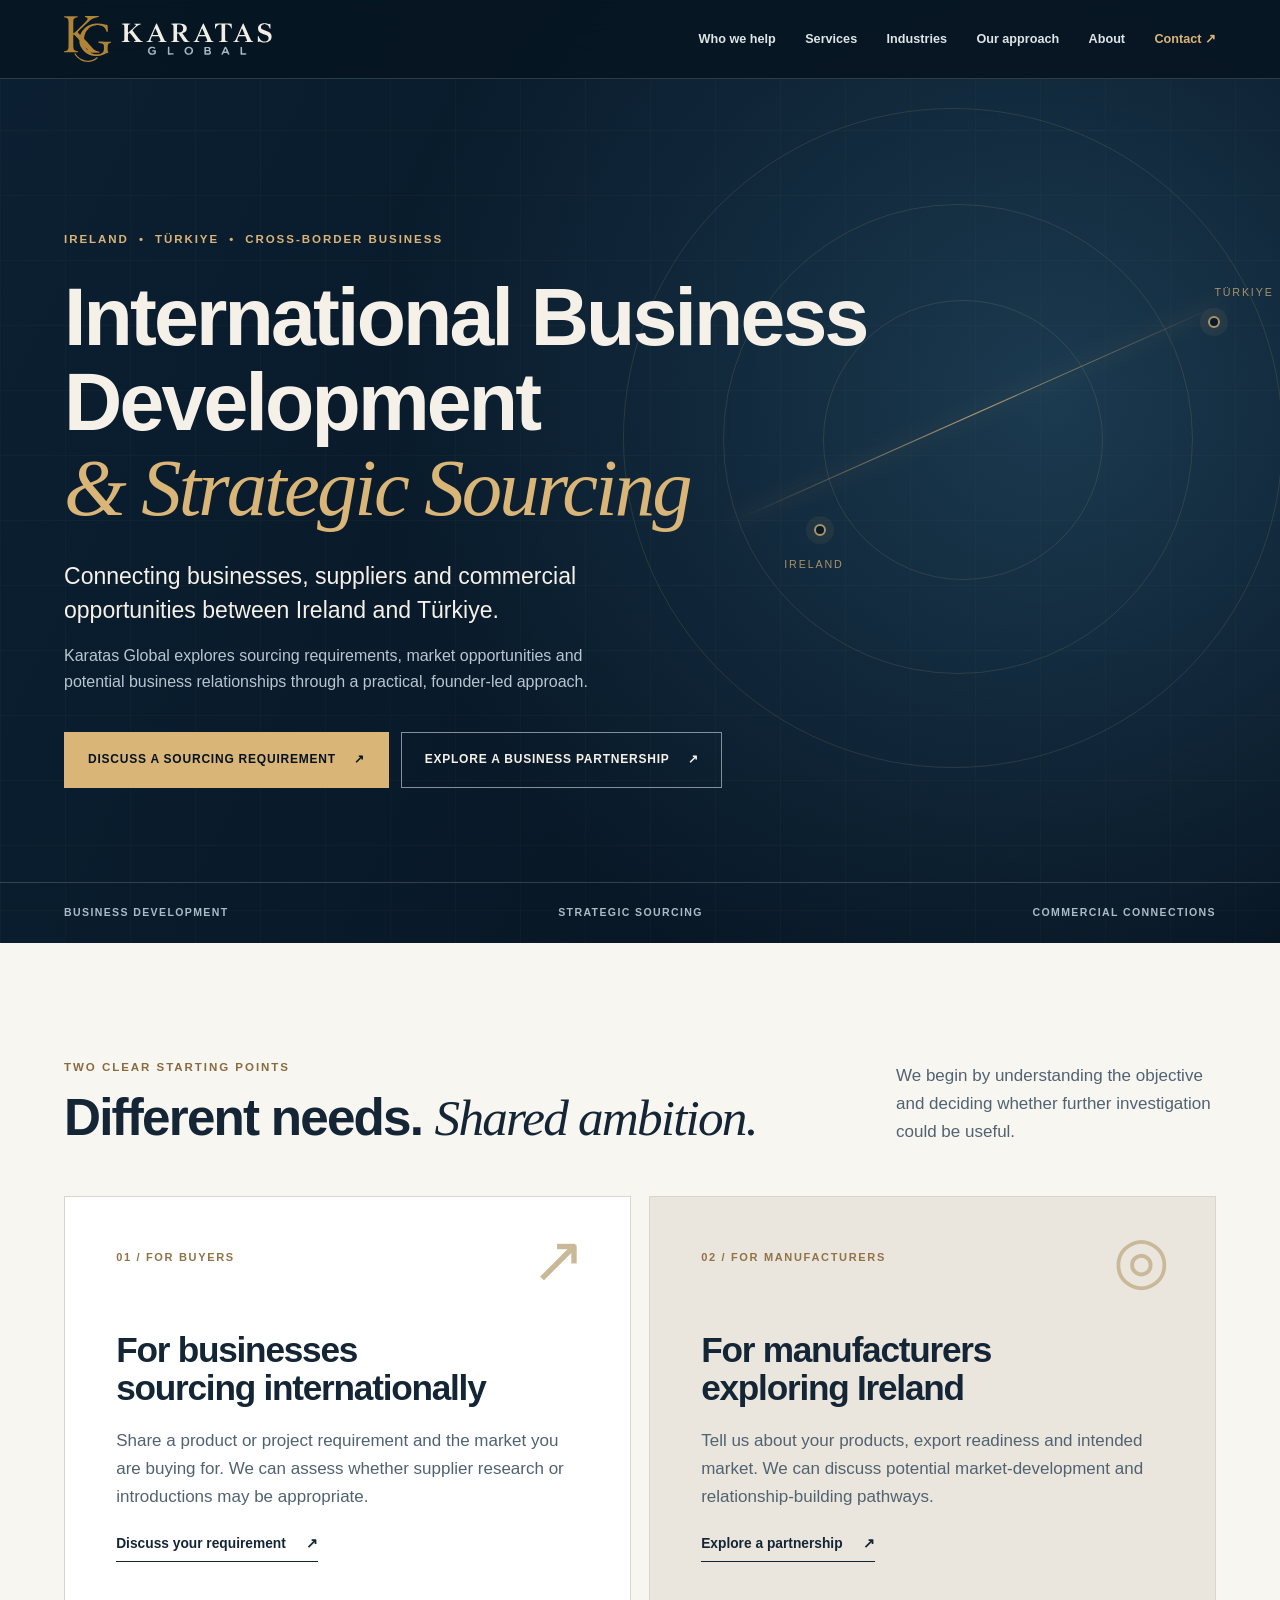
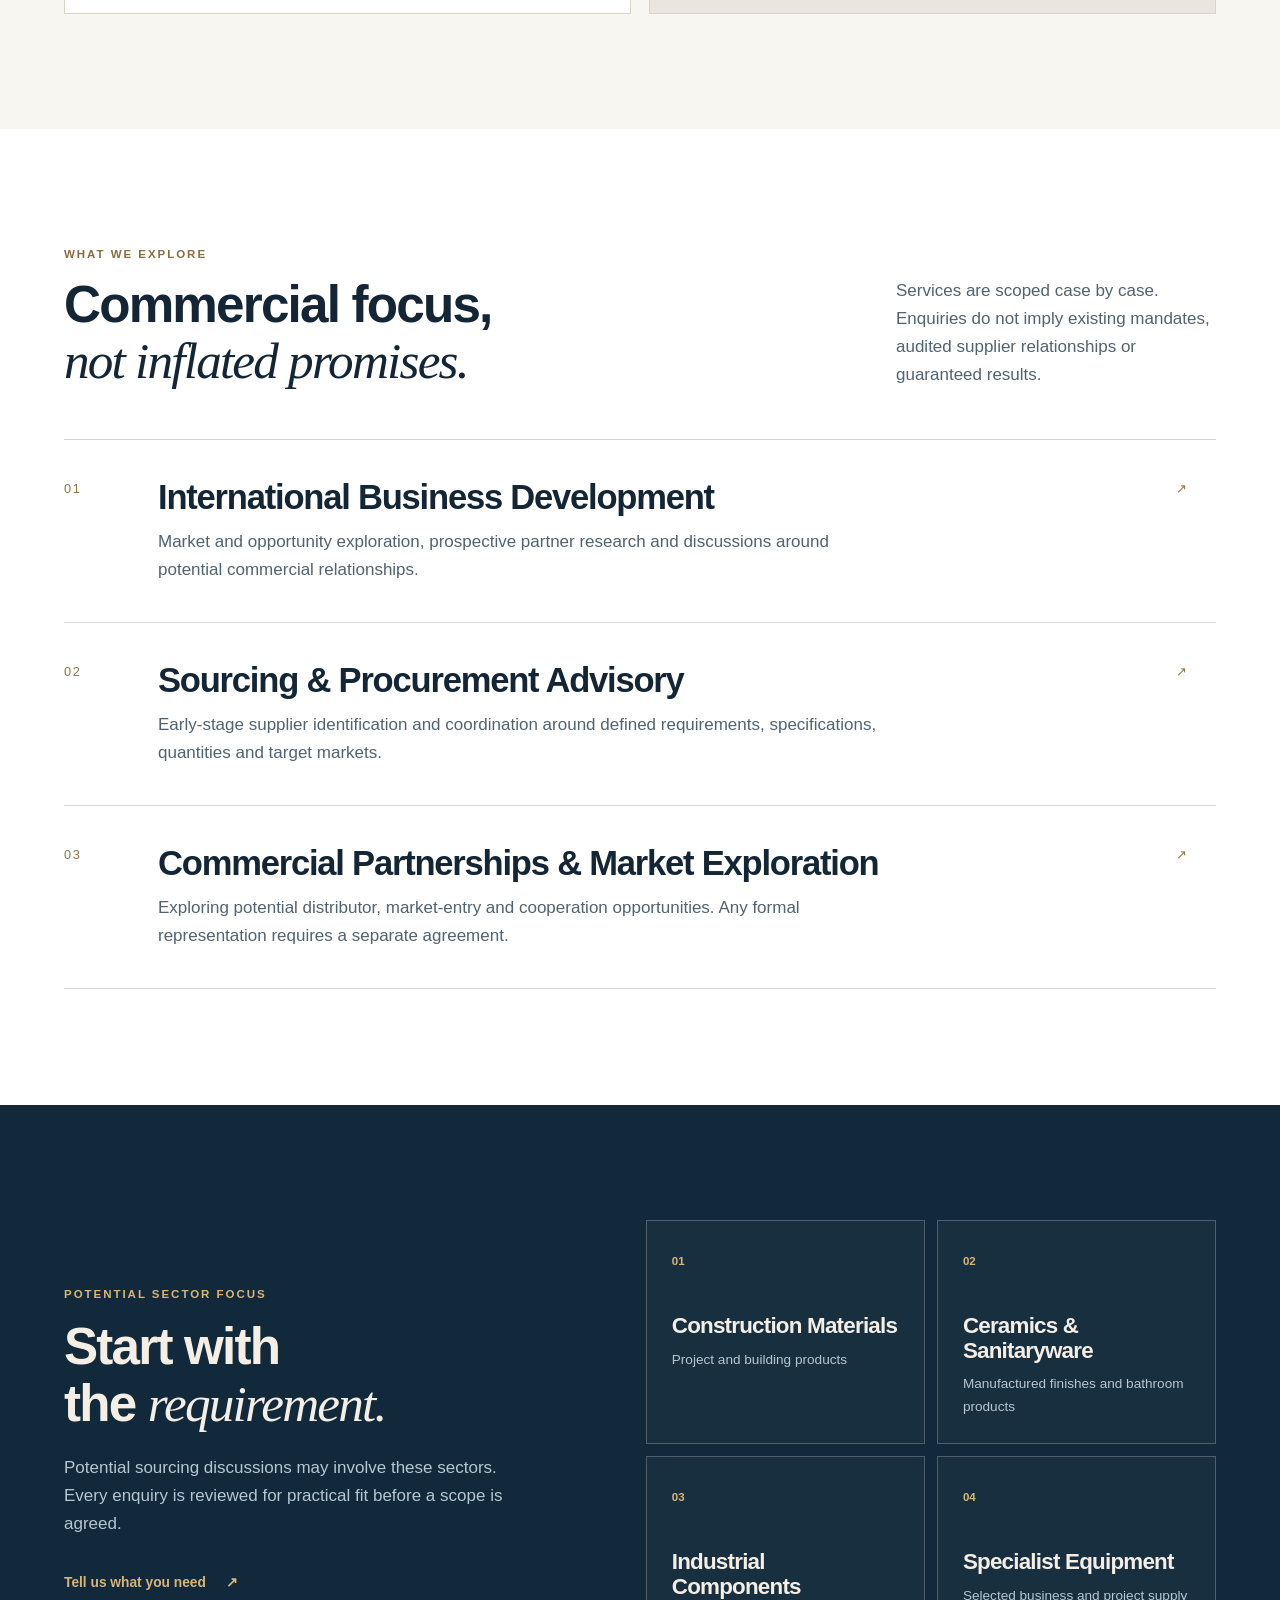
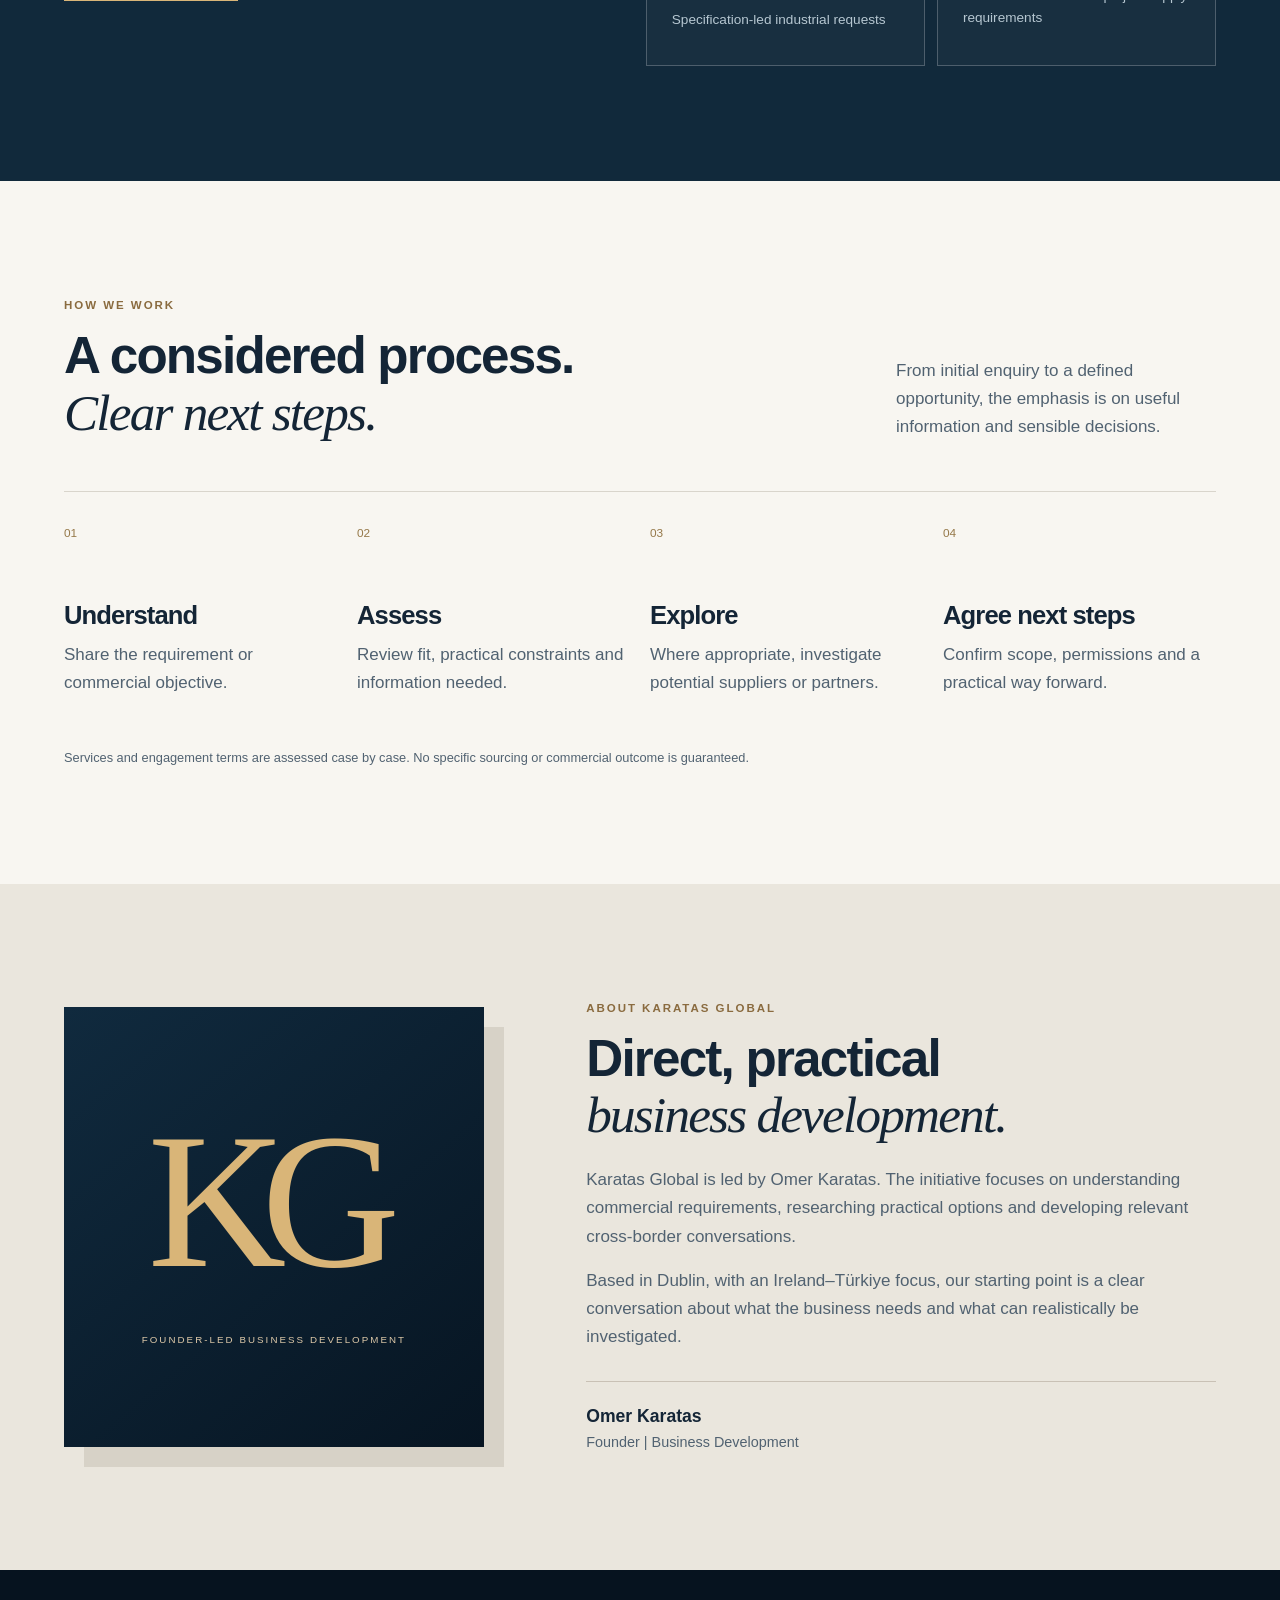
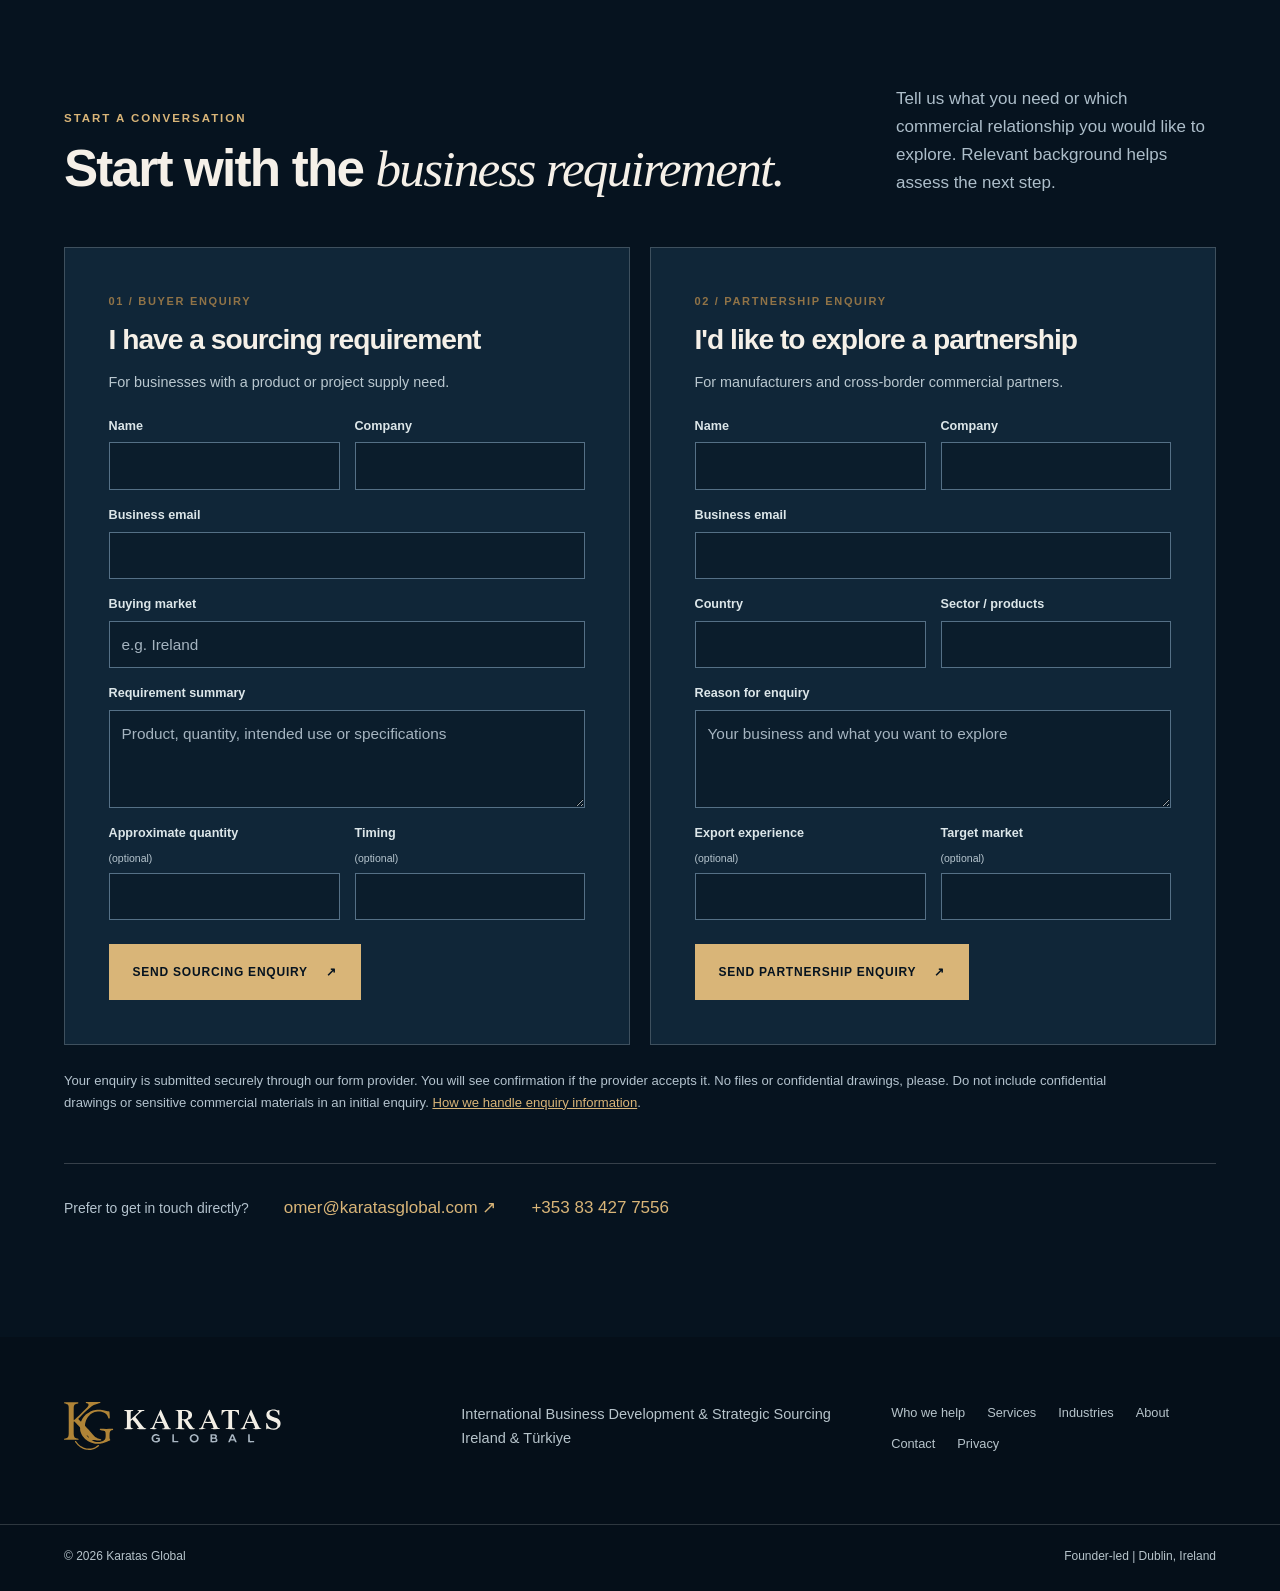
<file: index.html>
<!doctype html>
<html lang="en-IE">
<head>
  <meta charset="utf-8"><meta name="viewport" content="width=device-width,initial-scale=1">
  <title>Karatas Global | International Business Development &amp; Strategic Sourcing</title>
  <meta name="description" content="Founder-led international business development and strategic sourcing connecting Ireland and Türkiye. Discuss a sourcing requirement or commercial partnership.">
  <meta name="theme-color" content="#0a1826">
  <link rel="canonical" href="https://www.karatasglobal.com/">
  <meta property="og:type" content="website"><meta property="og:site_name" content="Karatas Global">
  <meta property="og:url" content="https://www.karatasglobal.com/">
  <meta property="og:title" content="Karatas Global | International Business Development &amp; Strategic Sourcing">
  <meta property="og:description" content="Connecting businesses, suppliers and commercial opportunities between Ireland and Türkiye.">
  <link rel="icon" href="assets/brand/favicon.ico" sizes="48x48">
  <link rel="icon" type="image/svg+xml" href="assets/brand/favicon.svg">
  <link rel="apple-touch-icon" href="assets/brand/apple-touch-icon.png">
  <link rel="stylesheet" href="assets/css/styles.css?v=kg-web-001-v1">
  <script src="assets/js/main.js?v=kg-web-001-v1" defer></script>
</head>
<body>
<a class="skip" href="#main">Skip to content</a>
<header class="site-header" id="top"><div class="container header-row">
  <a class="brand" href="#top" aria-label="Karatas Global — home"><img src="assets/brand/karatas-global-logo.svg" alt="Karatas Global" width="903" height="200"></a>
  <button class="nav-toggle" type="button" aria-expanded="false" aria-controls="site-nav"><span class="nav-label">Menu</span><span aria-hidden="true">☰</span></button>
  <nav class="site-nav" id="site-nav" aria-label="Main navigation"><a href="#what-we-do">Who we help</a><a href="#services">Services</a><a href="#industries">Industries</a><a href="#why">Our approach</a><a href="#about">About</a><a class="nav-cta" href="#contact">Contact <span aria-hidden="true">↗</span></a></nav>
</div></header>
<main id="main">
  <section class="hero" aria-labelledby="hero-title">
    <div class="hero-visual" aria-hidden="true"><div class="orb orb--one"></div><div class="orb orb--two"></div><div class="orb orb--three"></div><div class="connection"></div><div class="node node--a"></div><div class="node node--b"></div><span class="place place--a">IRELAND</span><span class="place place--b">TÜRKIYE</span></div>
    <div class="container hero-content">
      <p class="eyebrow eyebrow--light">IRELAND <span aria-hidden="true">•</span> TÜRKIYE <span aria-hidden="true">•</span> CROSS-BORDER BUSINESS</p>
      <h1 id="hero-title">International Business Development <em>&amp; Strategic Sourcing</em></h1>
      <p class="hero-lead">Connecting businesses, suppliers and commercial opportunities between Ireland and Türkiye.</p>
      <p class="hero-description">Karatas Global explores sourcing requirements, market opportunities and potential business relationships through a practical, founder-led approach.</p>
      <div class="hero-actions"><a class="btn btn--gold" href="#buyer-enquiry">Discuss a Sourcing Requirement <span aria-hidden="true">↗</span></a><a class="btn btn--outline" href="#partner-enquiry">Explore a Business Partnership <span aria-hidden="true">↗</span></a></div>
    </div>
    <div class="hero-strip"><div class="container"><span>BUSINESS DEVELOPMENT</span><span>STRATEGIC SOURCING</span><span>COMMERCIAL CONNECTIONS</span></div></div>
  </section>

  <section class="section audiences" id="what-we-do" aria-labelledby="audiences-title"><div class="container">
    <div class="section-title"><div><p class="eyebrow">TWO CLEAR STARTING POINTS</p><h2 id="audiences-title">Different needs. <em>Shared ambition.</em></h2></div><p>We begin by understanding the objective and deciding whether further investigation could be useful.</p></div>
    <div class="audience-grid">
      <article class="audience-card"><span class="card-kicker">01 / FOR BUYERS</span><span class="card-icon" aria-hidden="true">↗</span><h3>For businesses sourcing internationally</h3><p>Share a product or project requirement and the market you are buying for. We can assess whether supplier research or introductions may be appropriate.</p><a class="inline-cta" href="#buyer-enquiry">Discuss your requirement <span aria-hidden="true">↗</span></a></article>
      <article class="audience-card audience-card--sand"><span class="card-kicker">02 / FOR MANUFACTURERS</span><span class="card-icon" aria-hidden="true">◎</span><h3>For manufacturers exploring Ireland</h3><p>Tell us about your products, export readiness and intended market. We can discuss potential market-development and relationship-building pathways.</p><a class="inline-cta" href="#partner-enquiry">Explore a partnership <span aria-hidden="true">↗</span></a></article>
    </div>
  </div></section>

  <section class="section services" id="services" aria-labelledby="services-title"><div class="container">
    <div class="section-title"><div><p class="eyebrow">WHAT WE EXPLORE</p><h2 id="services-title">Commercial focus, <em>not inflated promises.</em></h2></div><p>Services are scoped case by case. Enquiries do not imply existing mandates, audited supplier relationships or guaranteed results.</p></div>
    <div class="service-list">
      <article class="service-row"><span>01</span><div><h3>International Business Development</h3><p>Market and opportunity exploration, prospective partner research and discussions around potential commercial relationships.</p></div><span aria-hidden="true">↗</span></article>
      <article class="service-row"><span>02</span><div><h3>Sourcing &amp; Procurement Advisory</h3><p>Early-stage supplier identification and coordination around defined requirements, specifications, quantities and target markets.</p></div><span aria-hidden="true">↗</span></article>
      <article class="service-row"><span>03</span><div><h3>Commercial Partnerships &amp; Market Exploration</h3><p>Exploring potential distributor, market-entry and cooperation opportunities. Any formal representation requires a separate agreement.</p></div><span aria-hidden="true">↗</span></article>
    </div>
  </div></section>

  <section class="section industries" id="industries" aria-labelledby="industries-title"><div class="container industry-grid">
    <div><p class="eyebrow eyebrow--light">POTENTIAL SECTOR FOCUS</p><h2 id="industries-title">Start with the <em>requirement.</em></h2><p>Potential sourcing discussions may involve these sectors. Every enquiry is reviewed for practical fit before a scope is agreed.</p><a class="inline-cta inline-cta--light" href="#buyer-enquiry">Tell us what you need <span aria-hidden="true">↗</span></a></div>
    <div class="sector-grid"><div><span>01</span><h3>Construction Materials</h3><p>Project and building products</p></div><div><span>02</span><h3>Ceramics &amp; Sanitaryware</h3><p>Manufactured finishes and bathroom products</p></div><div><span>03</span><h3>Industrial Components</h3><p>Specification-led industrial requests</p></div><div><span>04</span><h3>Specialist Equipment</h3><p>Selected business and project supply requirements</p></div></div>
  </div></section>

  <section class="section approach" id="why" aria-labelledby="approach-title"><div class="container">
    <div class="section-title"><div><p class="eyebrow">HOW WE WORK</p><h2 id="approach-title">A considered process. <em>Clear next steps.</em></h2></div><p>From initial enquiry to a defined opportunity, the emphasis is on useful information and sensible decisions.</p></div>
    <ol class="steps"><li><span>01</span><h3>Understand</h3><p>Share the requirement or commercial objective.</p></li><li><span>02</span><h3>Assess</h3><p>Review fit, practical constraints and information needed.</p></li><li><span>03</span><h3>Explore</h3><p>Where appropriate, investigate potential suppliers or partners.</p></li><li><span>04</span><h3>Agree next steps</h3><p>Confirm scope, permissions and a practical way forward.</p></li></ol>
    <p class="disclaimer">Services and engagement terms are assessed case by case. No specific sourcing or commercial outcome is guaranteed.</p>
  </div></section>

  <section class="section founder" id="about" aria-labelledby="about-title"><div class="container founder-grid">
    <div class="founder-graphic" aria-hidden="true"><span>KG</span><small>FOUNDER-LED BUSINESS DEVELOPMENT</small></div>
    <div><p class="eyebrow">ABOUT KARATAS GLOBAL</p><h2 id="about-title">Direct, practical <em>business development.</em></h2><p>Karatas Global is led by Omer Karatas. The initiative focuses on understanding commercial requirements, researching practical options and developing relevant cross-border conversations.</p><p>Based in Dublin, with an Ireland–Türkiye focus, our starting point is a clear conversation about what the business needs and what can realistically be investigated.</p><div class="signature"><strong>Omer Karatas</strong><span>Founder | Business Development</span></div></div>
  </div></section>

  <section class="section contact" id="contact" aria-labelledby="contact-title"><div class="container">
    <div class="section-title section-title--light"><div><p class="eyebrow eyebrow--light">START A CONVERSATION</p><h2 id="contact-title">Start with the <em>business requirement.</em></h2></div><p>Tell us what you need or which commercial relationship you would like to explore. Relevant background helps assess the next step.</p></div>
    <div class="form-grid">
      <form id="buyer-enquiry" class="enquiry-form" data-enquiry="buyer" action="https://submit-form.com/VPg3Xqson" method="post"><input type="hidden" name="_email.subject" value="New Karatas Global sourcing enquiry"><input type="hidden" name="_redirect" value="https://www.karatasglobal.com/enquiry-sent.html"><input type="hidden" name="_error" value="https://www.karatasglobal.com/enquiry-error.html"><input type="hidden" name="_append" value="false"><input type="hidden" name="enquiry_type" value="Buyer sourcing requirement"><div class="spam-trap" aria-hidden="true"><label>Leave this field empty<input type="text" name="_gotcha" tabindex="-1" autocomplete="off"></label></div><p class="card-kicker">01 / BUYER ENQUIRY</p><h3>I have a sourcing requirement</h3><p>For businesses with a product or project supply need.</p>
        <div class="field-grid"><label>Name<input name="name" autocomplete="name" required maxlength="120"></label><label>Company<input name="company" autocomplete="organization" required maxlength="160"></label></div>
        <label>Business email<input type="email" name="email" autocomplete="email" required maxlength="200"></label>
        <label>Buying market<input name="market" required maxlength="120" placeholder="e.g. Ireland"></label>
        <label>Requirement summary<textarea name="requirement" rows="3" required maxlength="2500" placeholder="Product, quantity, intended use or specifications"></textarea></label>
        <div class="field-grid"><label>Approximate quantity <small>(optional)</small><input name="quantity" maxlength="120"></label><label>Timing <small>(optional)</small><input name="timing" maxlength="120"></label></div>
        <button class="btn btn--gold" type="submit" data-idle-label="Send Sourcing Enquiry">Send Sourcing Enquiry <span aria-hidden="true">↗</span></button><p class="form-feedback" role="status" aria-live="polite" tabindex="-1" hidden></p><div class="form-recovery" hidden><p>Your enquiry has not been confirmed as received. Please retry, or contact us directly.</p><button type="button" class="recovery-email">Open email app instead</button></div>
      </form>
      <form id="partner-enquiry" class="enquiry-form" data-enquiry="supplier" action="https://submit-form.com/VPg3Xqson" method="post"><input type="hidden" name="_email.subject" value="New Karatas Global partnership enquiry"><input type="hidden" name="_redirect" value="https://www.karatasglobal.com/enquiry-sent.html"><input type="hidden" name="_error" value="https://www.karatasglobal.com/enquiry-error.html"><input type="hidden" name="_append" value="false"><input type="hidden" name="enquiry_type" value="Manufacturer / commercial partnership"><div class="spam-trap" aria-hidden="true"><label>Leave this field empty<input type="text" name="_gotcha" tabindex="-1" autocomplete="off"></label></div><p class="card-kicker">02 / PARTNERSHIP ENQUIRY</p><h3>I'd like to explore a partnership</h3><p>For manufacturers and cross-border commercial partners.</p>
        <div class="field-grid"><label>Name<input name="name" autocomplete="name" required maxlength="120"></label><label>Company<input name="company" autocomplete="organization" required maxlength="160"></label></div>
        <label>Business email<input type="email" name="email" autocomplete="email" required maxlength="200"></label>
        <div class="field-grid"><label>Country<input name="country" required maxlength="120"></label><label>Sector / products<input name="sector" required maxlength="160"></label></div>
        <label>Reason for enquiry<textarea name="purpose" rows="3" required maxlength="2500" placeholder="Your business and what you want to explore"></textarea></label>
        <div class="field-grid"><label>Export experience <small>(optional)</small><input name="experience" maxlength="160"></label><label>Target market <small>(optional)</small><input name="target" maxlength="120"></label></div>
        <button class="btn btn--gold" type="submit" data-idle-label="Send Partnership Enquiry">Send Partnership Enquiry <span aria-hidden="true">↗</span></button><p class="form-feedback" role="status" aria-live="polite" tabindex="-1" hidden></p><div class="form-recovery" hidden><p>Your enquiry has not been confirmed as received. Please retry, or contact us directly.</p><button type="button" class="recovery-email">Open email app instead</button></div>
      </form>
    </div>
    <noscript><p class="form-notice">JavaScript is disabled. Submitting takes you to Formspark, which handles the enquiry and redirects you to a confirmation or error page. Alternatively email <a href="mailto:omer@karatasglobal.com">omer@karatasglobal.com</a> directly.</p></noscript><p class="form-notice"><span id="contact-mode-note">Submitting sends your enquiry through Formspark. A confirmation appears only if the provider accepts the submission. If delivery cannot be confirmed, the form offers an email fallback.</span> Do not include confidential drawings or sensitive commercial materials in an initial enquiry. <a href="privacy.html">How we handle enquiry information</a>.</p>
    <div class="direct-contact"><p>Prefer to get in touch directly?</p><a href="mailto:omer@karatasglobal.com">omer@karatasglobal.com <span aria-hidden="true">↗</span></a><a href="tel:+353834277556">+353 83 427 7556</a></div>
  </div></section>
</main>
<footer class="footer"><div class="container footer-grid"><a href="#top" aria-label="Back to top"><img src="assets/brand/karatas-global-logo.svg" alt="Karatas Global" width="903" height="200"></a><p>International Business Development &amp; Strategic Sourcing<br>Ireland &amp; Türkiye</p><nav aria-label="Footer navigation"><a href="#what-we-do">Who we help</a><a href="#services">Services</a><a href="#industries">Industries</a><a href="#about">About</a><a href="#contact">Contact</a><a href="privacy.html">Privacy</a></nav></div><div class="container footer-end"><span>© 2026 Karatas Global</span><span>Founder-led | Dublin, Ireland</span></div></footer>
</body></html>
</file>
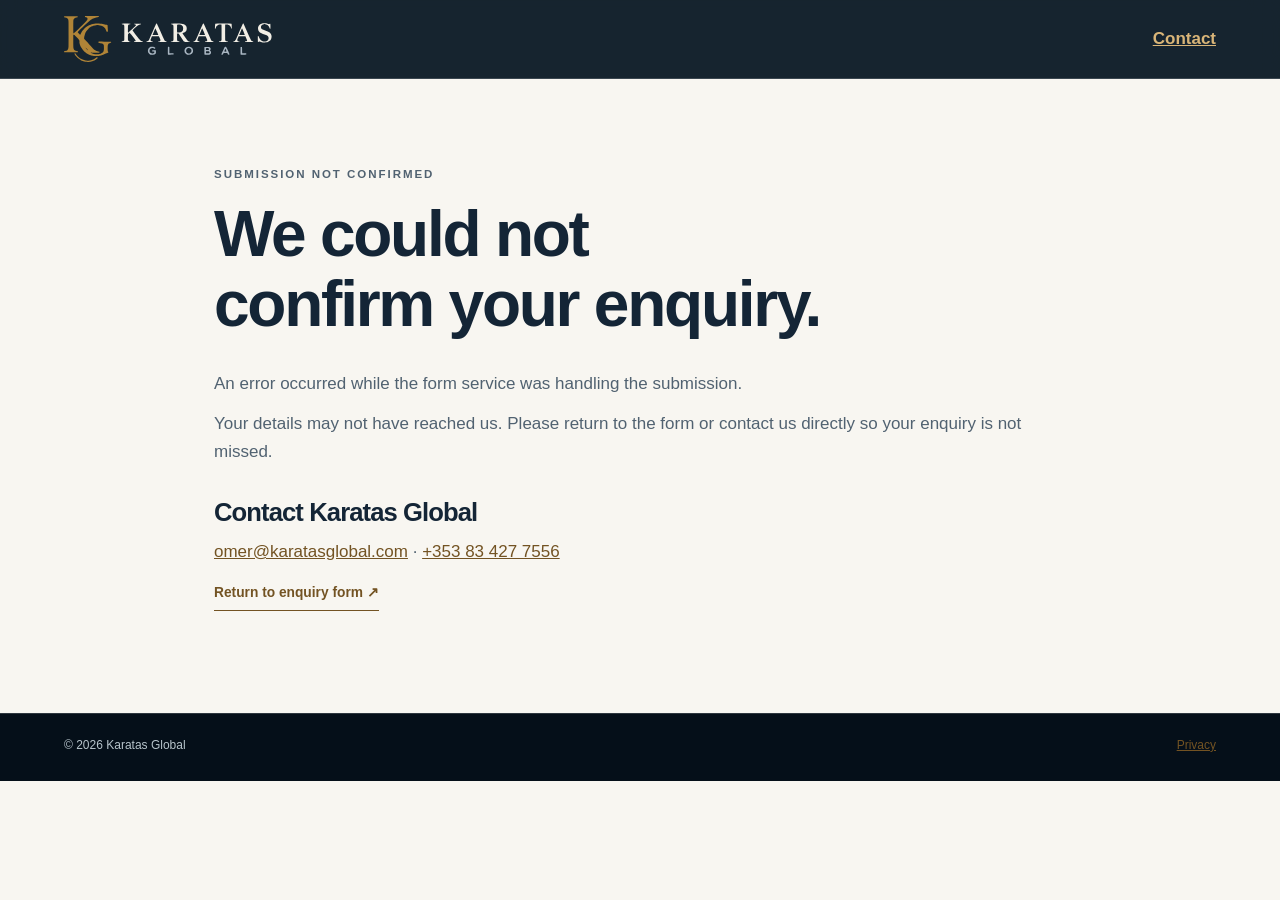
<file: enquiry-error.html>
<!doctype html>
<html lang="en-IE"><head><meta charset="utf-8"><meta name="viewport" content="width=device-width,initial-scale=1"><meta name="robots" content="noindex"><title>Enquiry not confirmed | Karatas Global</title><meta name="theme-color" content="#0a1826"><link rel="icon" href="assets/brand/favicon.svg" type="image/svg+xml"><link rel="stylesheet" href="assets/css/styles.css?v=kg-web-001-form-privacy"></head>
<body class="text-page"><a class="skip" href="#main">Skip to content</a><header class="site-header"><div class="container header-row"><a class="brand" href="./"><img src="assets/brand/karatas-global-logo.svg" alt="Karatas Global, homepage" width="903" height="200"></a><a class="nav-cta" href="./#contact" style="color:var(--gold);font-weight:700">Contact</a></div></header>
<main class="container" id="main"><p class="eyebrow">SUBMISSION NOT CONFIRMED</p><h1>We could not confirm your enquiry.</h1><p>An error occurred while the form service was handling the submission.</p><p>Your details may not have reached us. Please return to the form or contact us directly so your enquiry is not missed.</p><h2>Contact Karatas Global</h2><p><a href="mailto:omer@karatasglobal.com">omer@karatasglobal.com</a> · <a href="tel:+353834277556">+353 83 427 7556</a></p><p><a class="inline-cta" href="./#contact">Return to enquiry form ↗</a></p></main>
<footer class="footer"><div class="container footer-end"><span>© 2026 Karatas Global</span><a href="privacy.html">Privacy</a></div></footer></body></html>
</file>
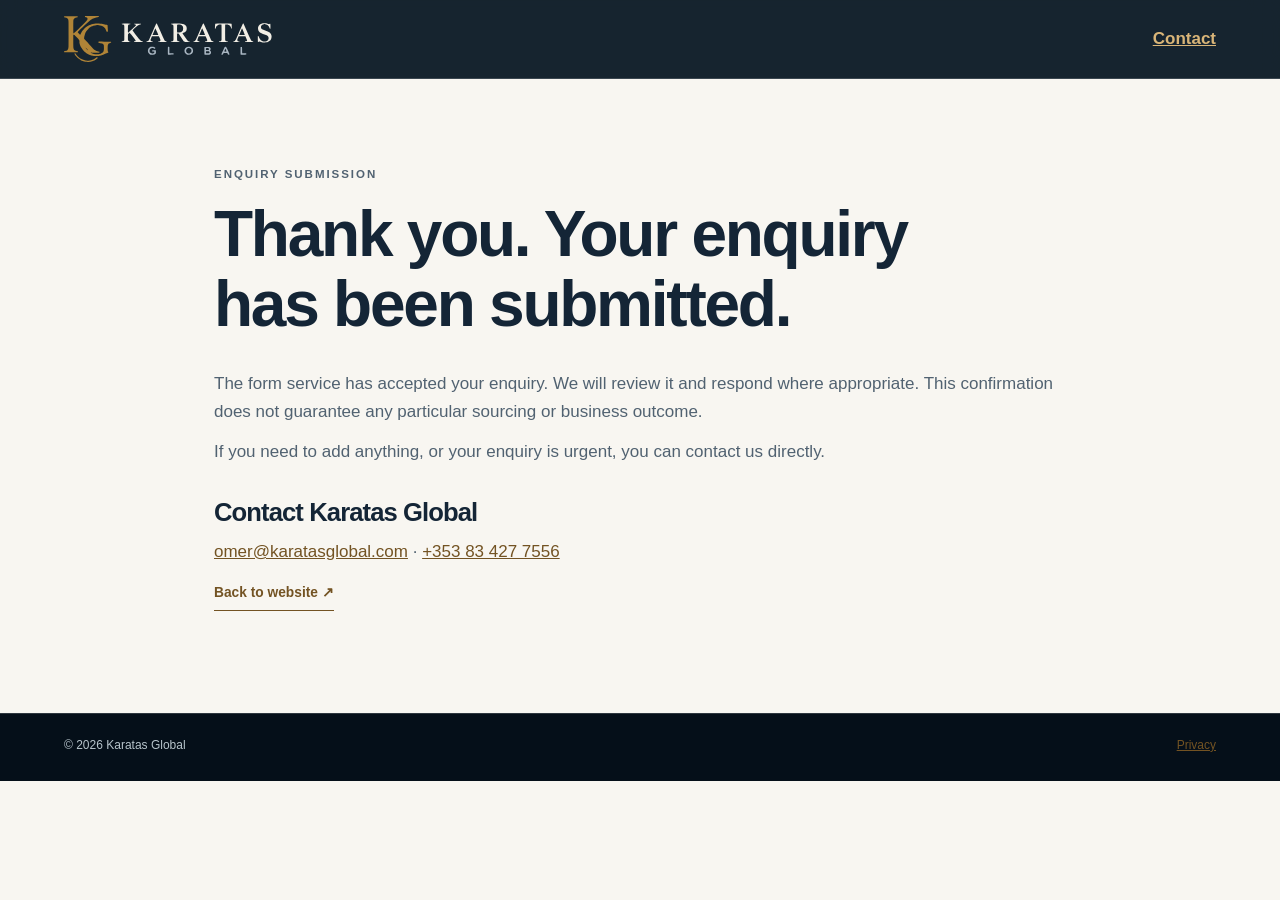
<file: enquiry-sent.html>
<!doctype html>
<html lang="en-IE"><head><meta charset="utf-8"><meta name="viewport" content="width=device-width,initial-scale=1"><meta name="robots" content="noindex"><title>Enquiry submitted | Karatas Global</title><meta name="theme-color" content="#0a1826"><link rel="icon" href="assets/brand/favicon.svg" type="image/svg+xml"><link rel="stylesheet" href="assets/css/styles.css?v=kg-web-001-form-privacy"></head>
<body class="text-page"><a class="skip" href="#main">Skip to content</a><header class="site-header"><div class="container header-row"><a class="brand" href="./"><img src="assets/brand/karatas-global-logo.svg" alt="Karatas Global, homepage" width="903" height="200"></a><a class="nav-cta" href="./#contact" style="color:var(--gold);font-weight:700">Contact</a></div></header>
<main class="container" id="main"><p class="eyebrow">ENQUIRY SUBMISSION</p><h1>Thank you. Your enquiry has been submitted.</h1><p>The form service has accepted your enquiry. We will review it and respond where appropriate. This confirmation does not guarantee any particular sourcing or business outcome.</p><p>If you need to add anything, or your enquiry is urgent, you can contact us directly.</p><h2>Contact Karatas Global</h2><p><a href="mailto:omer@karatasglobal.com">omer@karatasglobal.com</a> · <a href="tel:+353834277556">+353 83 427 7556</a></p><p><a class="inline-cta" href="./#contact">Back to website ↗</a></p></main>
<footer class="footer"><div class="container footer-end"><span>© 2026 Karatas Global</span><a href="privacy.html">Privacy</a></div></footer></body></html>
</file>
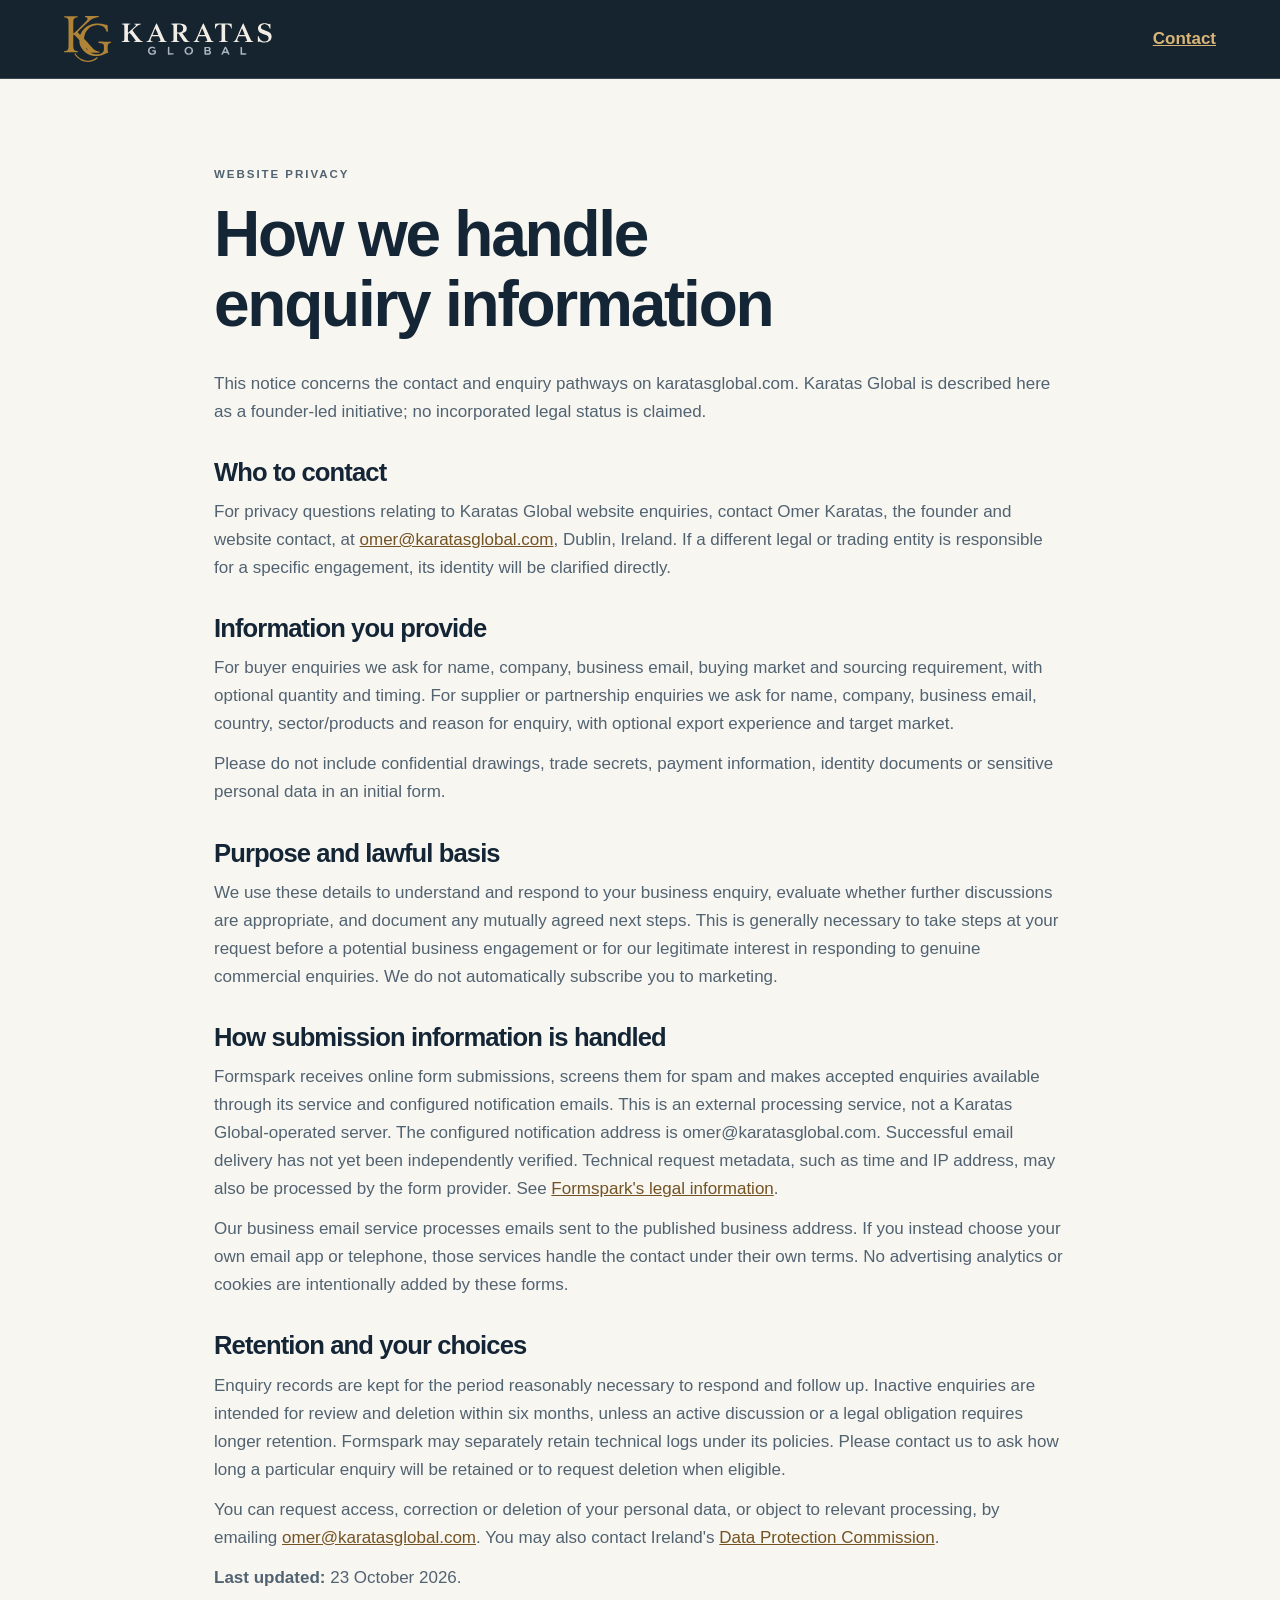
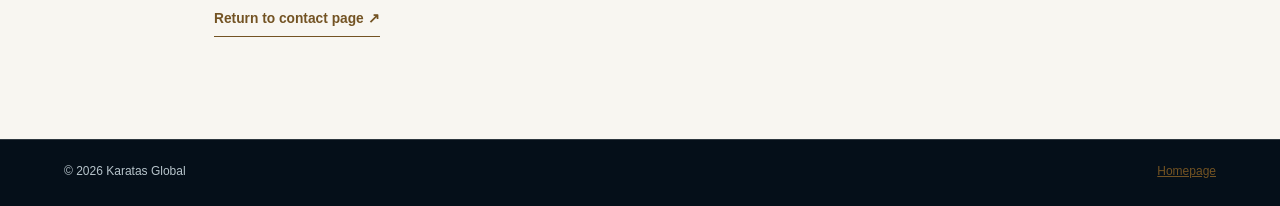
<file: privacy.html>
<!doctype html>
<html lang="en-IE">
<head>
<meta charset="utf-8"><meta name="viewport" content="width=device-width,initial-scale=1">
<meta name="robots" content="noindex">
<title>Website enquiry privacy notice | Karatas Global</title>
<meta name="description" content="How Karatas Global handles website sourcing and partnership enquiries.">
<link rel="icon" href="assets/brand/favicon.svg" type="image/svg+xml">
<link rel="stylesheet" href="assets/css/styles.css?v=kg-web-001-form-privacy">
</head>
<body class="text-page">
<a class="skip" href="#main">Skip to content</a>
<header class="site-header"><div class="container header-row"><a class="brand" href="./" aria-label="Karatas Global, back to homepage"><img src="assets/brand/karatas-global-logo.svg" alt="Karatas Global" width="903" height="200"></a><a class="nav-cta" href="./#contact" style="color:var(--gold);font-weight:700">Contact</a></div></header>
<main id="main" class="container">
<p class="eyebrow">WEBSITE PRIVACY</p>
<h1>How we handle enquiry information</h1>
<p>This notice concerns the contact and enquiry pathways on karatasglobal.com. Karatas Global is described here as a founder-led initiative; no incorporated legal status is claimed.</p>
<h2>Who to contact</h2>
<p>For privacy questions relating to Karatas Global website enquiries, contact Omer Karatas, the founder and website contact, at <a href="mailto:omer@karatasglobal.com">omer@karatasglobal.com</a>, Dublin, Ireland. If a different legal or trading entity is responsible for a specific engagement, its identity will be clarified directly.</p>
<h2>Information you provide</h2>
<p>For buyer enquiries we ask for name, company, business email, buying market and sourcing requirement, with optional quantity and timing. For supplier or partnership enquiries we ask for name, company, business email, country, sector/products and reason for enquiry, with optional export experience and target market.</p>
<p>Please do not include confidential drawings, trade secrets, payment information, identity documents or sensitive personal data in an initial form.</p>
<h2>Purpose and lawful basis</h2>
<p>We use these details to understand and respond to your business enquiry, evaluate whether further discussions are appropriate, and document any mutually agreed next steps. This is generally necessary to take steps at your request before a potential business engagement or for our legitimate interest in responding to genuine commercial enquiries. We do not automatically subscribe you to marketing.</p>
<h2>How submission information is handled</h2>
<p>Formspark receives online form submissions, screens them for spam and makes accepted enquiries available through its service and configured notification emails. This is an external processing service, not a Karatas Global-operated server. The configured notification address is omer@karatasglobal.com. Successful email delivery has not yet been independently verified. Technical request metadata, such as time and IP address, may also be processed by the form provider. See <a href="https://formspark.io/legal/" target="_blank" rel="noopener">Formspark's legal information</a>.</p>
<p>Our business email service processes emails sent to the published business address. If you instead choose your own email app or telephone, those services handle the contact under their own terms. No advertising analytics or cookies are intentionally added by these forms.</p>
<h2>Retention and your choices</h2>
<p>Enquiry records are kept for the period reasonably necessary to respond and follow up. Inactive enquiries are intended for review and deletion within six months, unless an active discussion or a legal obligation requires longer retention. Formspark may separately retain technical logs under its policies. Please contact us to ask how long a particular enquiry will be retained or to request deletion when eligible.</p>
<p>You can request access, correction or deletion of your personal data, or object to relevant processing, by emailing <a href="mailto:omer@karatasglobal.com">omer@karatasglobal.com</a>. You may also contact Ireland's <a href="https://www.dataprotection.ie/" target="_blank" rel="noopener">Data Protection Commission</a>.</p>
<p><strong>Last updated:</strong> 23 October 2026.</p>
<p><a class="inline-cta" href="./#contact">Return to contact page ↗</a></p>
</main>
<footer class="footer"><div class="container footer-end"><span>© 2026 Karatas Global</span><a href="./">Homepage</a></div></footer>
</body></html>
</file>
<file: assets/css/styles.css>
:root{--navy:#0a1826;--deep:#06131f;--navy2:#102637;--gold:#d9b578;--paper:#f8f6f1;--cream:#eae6dd;--ink:#142536;--muted:#516271;--rule:#d9d5cc;--max:1320px;--gut:clamp(20px,5vw,72px);--font:"Helvetica Neue",Helvetica,"Segoe UI",Arial,sans-serif}
*,*:before,*:after{box-sizing:border-box}html{scroll-behavior:smooth;scroll-padding-top:85px}body{margin:0;background:var(--paper);color:var(--ink);font:400 17px/1.65 var(--font);-webkit-font-smoothing:antialiased}img{display:block;max-width:100%;height:auto}a{color:inherit}h1,h2,h3,p,ol{margin:0}h1,h2,h3{line-height:1.1;letter-spacing:-.035em;font-weight:600;text-wrap:balance}h2{font-size:clamp(2.2rem,4vw,4rem)}h1 em,h2 em{font-family:Georgia,serif;font-weight:400}ol{list-style:none;padding:0}button,input,textarea{font:inherit}:focus-visible{outline:3px solid var(--gold);outline-offset:3px}.container{max-width:calc(var(--max) + 2 * var(--gut));padding:0 var(--gut);margin:auto}.section{padding:clamp(76px,9vw,130px) 0}.skip{position:absolute;left:-9999px;top:12px;z-index:30;background:var(--gold);color:var(--deep);padding:10px 18px}.skip:focus{left:12px}.eyebrow{font-size:.72rem;font-weight:700;letter-spacing:.17em;text-transform:uppercase;color:#8a6b3f}.eyebrow--light{color:var(--gold)}.btn{display:inline-flex;align-items:center;justify-content:center;gap:18px;min-height:56px;padding:14px 23px;border:1px solid transparent;text-decoration:none;cursor:pointer;text-transform:uppercase;letter-spacing:.065em;font-size:.75rem;font-weight:700;transition:background .2s,transform .2s}.btn:hover{transform:translateY(-2px)}.btn--gold{background:var(--gold);color:var(--deep)}.btn--gold:hover{background:#ecd2a5}.btn--outline{border-color:#81909a;color:#f6f2e9;background:transparent}.btn--outline:hover{background:#21384a}.inline-cta{display:inline-flex;gap:20px;border-bottom:1px solid currentColor;padding-bottom:5px;text-decoration:none;font-weight:700;font-size:.86rem}.inline-cta:hover{color:#8a6b3f}.inline-cta--light{color:var(--gold)}
.site-header{position:fixed;top:0;right:0;left:0;z-index:20;background:#071622ef;border-bottom:1px solid #ffffff29;backdrop-filter:blur(16px)}.header-row{height:78px;display:flex;align-items:center;justify-content:space-between;gap:36px}.brand img{height:46px;width:auto;max-width:230px}.site-nav{display:flex;align-items:center;gap:clamp(14px,2.3vw,35px);color:#dce5e7;font-size:.79rem;font-weight:600;white-space:nowrap}.site-nav a{text-decoration:none}.site-nav a:hover{color:#fff}.site-nav .nav-cta{color:var(--gold)}.nav-toggle{display:none}
.hero{position:relative;overflow:hidden;isolation:isolate;color:#f6f1e8;background:radial-gradient(circle at 82% 42%,#1b3a50,transparent 56%),linear-gradient(115deg,#0b2032,#06121f);min-height:780px}.hero:before{content:"";position:absolute;inset:0;z-index:-1;background-image:linear-gradient(#c2a87508 1px,transparent 1px),linear-gradient(90deg,#c2a87508 1px,transparent 1px);background-size:65px 65px}.hero-content{position:relative;z-index:2;padding-top:clamp(155px,18vw,230px);padding-bottom:155px}.hero .eyebrow{display:flex;flex-wrap:wrap;gap:10px}.hero h1{max-width:880px;margin-top:26px;font-size:clamp(3rem,6.3vw,6.4rem);line-height:1.055}.hero h1 em{display:block;color:var(--gold)}.hero-lead{max-width:630px;margin-top:30px;font-size:clamp(1.15rem,1.8vw,1.55rem);line-height:1.45}.hero-description{max-width:535px;margin-top:16px;color:#b8c6d0;font-size:1rem}.hero-actions{display:flex;gap:12px;flex-wrap:wrap;margin-top:36px}.hero-strip{position:absolute;bottom:0;left:0;right:0;border-top:1px solid #ffffff2b;font-size:.66rem;color:#abbcc6;letter-spacing:.13em;font-weight:700}.hero-strip .container{display:flex;justify-content:space-between;gap:12px;padding-top:21px;padding-bottom:21px}.hero-visual{pointer-events:none;position:absolute;right:-10%;top:3%;width:min(70vw,950px);height:800px;opacity:.75}.orb{position:absolute;border:1px solid #dcbd852e;border-radius:50%;right:14%;top:10%}.orb--one{width:660px;height:660px}.orb--two{width:470px;height:470px;right:24%;top:22%}.orb--three{width:280px;height:280px;right:34%;top:34%}.connection{position:absolute;right:18%;top:48%;height:1px;width:60%;transform:rotate(-24deg);background:linear-gradient(90deg,transparent,#dfbb7f,transparent);box-shadow:0 0 19px #ccaa6e}.node{position:absolute;width:12px;height:12px;background:var(--deep);border:2px solid var(--gold);border-radius:100%;box-shadow:0 0 0 8px #dbb67918}.node--a{right:65%;top:62%}.node--b{right:21%;top:36%}.place{position:absolute;color:var(--gold);font-size:.67rem;letter-spacing:.17em}.place--a{right:63%;top:66%}.place--b{right:15%;top:32%}
.section-title{display:flex;align-items:end;justify-content:space-between;gap:45px;margin-bottom:50px}.section-title>div{max-width:820px}.section-title h2{margin-top:13px}.section-title>p{max-width:320px;color:var(--muted)}.audience-grid{display:grid;grid-template-columns:1fr 1fr;gap:18px}.audience-card{position:relative;background:#fff;border:1px solid var(--rule);padding:clamp(30px,4vw,60px);min-height:410px;display:flex;flex-direction:column;align-items:start}.audience-card--sand{background:var(--cream)}.card-kicker{font-size:.69rem;letter-spacing:.15em;font-weight:700;color:#907347}.card-icon{position:absolute;right:45px;top:25px;font:65px Georgia,serif;color:#c9b999}.audience-card h3{margin-top:64px;font-size:clamp(1.85rem,2.75vw,2.8rem);max-width:420px}.audience-card p{margin-top:19px;color:var(--muted)}.audience-card .inline-cta{margin-top:auto;padding-top:22px}
.services{background:#fff}.service-list{border-top:1px solid var(--rule)}.service-row{display:grid;grid-template-columns:70px minmax(0,1fr) 40px;gap:24px;padding:38px 0;border-bottom:1px solid var(--rule)}.service-row>span{color:#917447;font-size:.8rem;letter-spacing:.13em}.service-row>div h3{font-size:clamp(1.65rem,2.7vw,2.75rem)}.service-row p{max-width:720px;margin-top:12px;color:var(--muted)}
.industries{background:#11293b;color:#f4eee5}.industry-grid{display:grid;grid-template-columns:.9fr 1.1fr;gap:clamp(50px,9vw,130px);align-items:center}.industry-grid h2{margin:15px 0 22px}.industry-grid>div>p:not(.eyebrow){max-width:440px;color:#b6c7d1;margin-bottom:30px}.sector-grid{display:grid;grid-template-columns:1fr 1fr;gap:12px}.sector-grid>div{min-height:210px;padding:25px;border:1px solid #ffffff3a;background:#ffffff07}.sector-grid span{font-size:.72rem;color:var(--gold);font-weight:700}.sector-grid h3{font-size:1.4rem;margin-top:40px}.sector-grid p{font-size:.85rem;color:#b6c7d1;margin-top:10px}
.steps{display:grid;grid-template-columns:repeat(4,1fr);gap:20px;border-top:1px solid var(--rule);padding-top:26px}.steps li>span{font-size:.74rem;color:#957849}.steps h3{font-size:clamp(1.5rem,2vw,2.1rem);margin-top:55px}.steps p{color:var(--muted);margin-top:12px}.disclaimer{font-size:.8rem;color:var(--muted);margin-top:50px}
.founder{background:var(--cream)}.founder-grid{display:grid;grid-template-columns:.8fr 1.2fr;gap:clamp(50px,8vw,120px);align-items:center}.founder-graphic{min-height:440px;display:flex;align-items:center;justify-content:center;flex-direction:column;background:linear-gradient(140deg,#102a3e,#071522);box-shadow:20px 20px 0 #d7d2c7;gap:34px}.founder-graphic span{font:clamp(7rem,15vw,12rem)/1 Georgia,serif;color:var(--gold);letter-spacing:-.13em;padding-right:.13em}.founder-graphic small{font-size:.61rem;color:#dec9a9;letter-spacing:.21em;text-align:center}.founder h2{margin:13px 0 23px}.founder-grid>div:last-child>p:not(.eyebrow){color:var(--muted);max-width:640px;margin-bottom:16px}.signature{display:flex;flex-direction:column;margin-top:30px;padding-top:20px;border-top:1px solid #c9c1b5}.signature strong{font-size:1.1rem}.signature span{font-size:.9rem;color:var(--muted)}
.contact{background:var(--deep);color:#f5f0e8}.section-title--light>p{color:#adbeca}.form-grid{display:grid;grid-template-columns:1fr 1fr;gap:20px}.enquiry-form{display:grid;gap:15px;padding:clamp(26px,3.4vw,46px);background:#102638;border:1px solid #ffffff31;scroll-margin-top:110px}.enquiry-form:target{outline:2px solid var(--gold);outline-offset:3px}.enquiry-form h3{font-size:clamp(1.5rem,2.2vw,2.15rem)}.enquiry-form>p:not(.card-kicker){color:#b9c7cf;font-size:.9rem;margin-bottom:6px}.field-grid{display:grid;grid-template-columns:1fr 1fr;gap:15px}.enquiry-form label{display:flex;flex-direction:column;gap:6px;font-size:.79rem;font-weight:700;color:#dce6e9}.enquiry-form label small{font-weight:400;color:#b6c5ce}.enquiry-form input,.enquiry-form textarea{width:100%;min-height:47px;border:1px solid #557086;background:#0b1d2c;color:#fff;border-radius:0;padding:10px 12px;font-size:.96rem;font-weight:400}.enquiry-form input::placeholder,.enquiry-form textarea::placeholder{color:#a5b4c0}.enquiry-form textarea{resize:vertical}.enquiry-form .btn{margin-top:9px;justify-self:start}.form-notice{font-size:.82rem;color:#b4c3ce;margin-top:25px;max-width:1080px}.direct-contact{display:flex;align-items:center;flex-wrap:wrap;gap:16px 35px;border-top:1px solid #ffffff31;margin-top:50px;padding-top:30px}.direct-contact p{font-size:.87rem;color:#b4c3ce}.direct-contact a{color:var(--gold);text-decoration:none}.direct-contact a:hover{text-decoration:underline}
.footer{background:#050f19;color:#b7c4cb}.footer-grid{display:grid;grid-template-columns:1.1fr 1.2fr 1fr;gap:40px;align-items:start;padding-top:65px;padding-bottom:70px}.footer-grid img{max-width:230px;height:48px;width:auto}.footer-grid p{font-size:.91rem}.footer-grid nav{display:flex;flex-wrap:wrap;gap:9px 22px;font-size:.8rem}.footer-grid nav a{text-decoration:none}.footer-grid nav a:hover{color:#fff}.footer-end{border-top:1px solid #ffffff2a;display:flex;justify-content:space-between;gap:16px;flex-wrap:wrap;padding-top:22px;padding-bottom:25px;font-size:.75rem}
@media(max-width:1130px){.nav-toggle{display:inline-flex;align-items:center;gap:14px;min-height:44px;border:0;background:transparent;color:#fff;cursor:pointer;font-weight:700}.site-nav{display:none;position:fixed;top:78px;left:0;right:0;flex-direction:column;align-items:stretch;gap:0;background:#071622;padding:16px var(--gut) 30px;white-space:normal;border-bottom:1px solid #ffffff33}.nav-open .site-nav{display:flex}.site-nav a{padding:14px 0;border-bottom:1px solid #ffffff25;font-size:1rem}.nav-open{overflow:hidden}.hero-visual{right:-29%;opacity:.45}}
@media(max-width:900px){.hero{min-height:0}.hero-content{padding-top:170px;padding-bottom:105px}.hero h1{font-size:clamp(2.9rem,8vw,5rem)}.hero-visual{opacity:.19;right:-45%}.section-title{display:block}.section-title>p{max-width:660px;margin-top:24px}.audience-grid,.industry-grid,.founder-grid,.form-grid{grid-template-columns:1fr}.founder-graphic{min-height:320px}.steps{grid-template-columns:1fr 1fr;gap:35px}.steps h3{margin-top:25px}.footer-grid{grid-template-columns:1fr 1fr}.footer-grid nav{grid-column:1/-1}}
@media(max-width:560px){.header-row{height:66px}.site-nav{top:66px}.brand img{height:37px;max-width:180px}.hero-content{padding-top:135px;padding-bottom:105px}.hero h1{font-size:clamp(2.45rem,11.2vw,4rem)}.hero .eyebrow{font-size:.61rem;letter-spacing:.08em}.hero-actions{flex-direction:column}.hero-actions .btn{justify-content:space-between}.hero-strip .container{gap:8px;flex-wrap:wrap;letter-spacing:0;font-size:.55rem}.audience-card{min-height:0;padding:28px}.audience-card h3{margin-top:55px}.card-icon{right:25px;top:25px}.service-row{grid-template-columns:35px 1fr;gap:15px;padding:30px 0}.service-row>span:last-child{display:none}.sector-grid,.steps,.field-grid{grid-template-columns:1fr}.sector-grid>div{min-height:175px}.founder-graphic{min-height:250px}.founder-graphic span{font-size:7rem}.founder-graphic small{font-size:.53rem}.enquiry-form{padding:25px 20px}.enquiry-form .btn{width:100%;justify-content:space-between}.footer-grid{grid-template-columns:1fr}.footer-grid nav{grid-column:auto}}
@media(prefers-reduced-motion:reduce){html{scroll-behavior:auto}*,*:before,*:after{transition:none!important}}

/* KG-WEB-001 — direct form submission UI; errors never masquerade as success. */
.spam-trap{position:absolute!important;left:-10000px!important;width:1px!important;height:1px!important;overflow:hidden!important}
.enquiry-form button[disabled]{opacity:.65;cursor:wait}
.form-feedback{padding:13px 15px;border:1px solid #91a8b9;color:#eef5f8;font-size:.9rem}
.form-feedback[data-tone="success"]{border-color:#bdcda7;background:#1c3b36}
.form-feedback[data-tone="error"]{border-color:#e4ab99;background:#442c31}
.form-recovery{border:1px solid #bd9190;padding:15px;color:#f4e5e0;font-size:.86rem}
.form-recovery p{margin-bottom:10px}
.recovery-email{background:transparent;color:var(--gold);border:0;border-bottom:1px solid var(--gold);padding:0 0 3px;cursor:pointer;font-weight:700}
.form-notice a{color:var(--gold)}
.text-page{background:var(--paper)}.text-page main{padding-top:calc(78px + 75px);padding-bottom:90px;max-width:980px}
.text-page h1{font-size:clamp(2.2rem,5vw,4.2rem);margin:15px 0 30px}
.text-page h2{font-size:1.6rem;margin:32px 0 12px}
.text-page p,.text-page li{margin:12px 0;color:var(--muted)}
.text-page ul{padding-left:20px}.text-page li{list-style:disc}
.text-page a{color:#735323}
@media(max-width:560px){.text-page main{padding-top:140px}}
</file>
